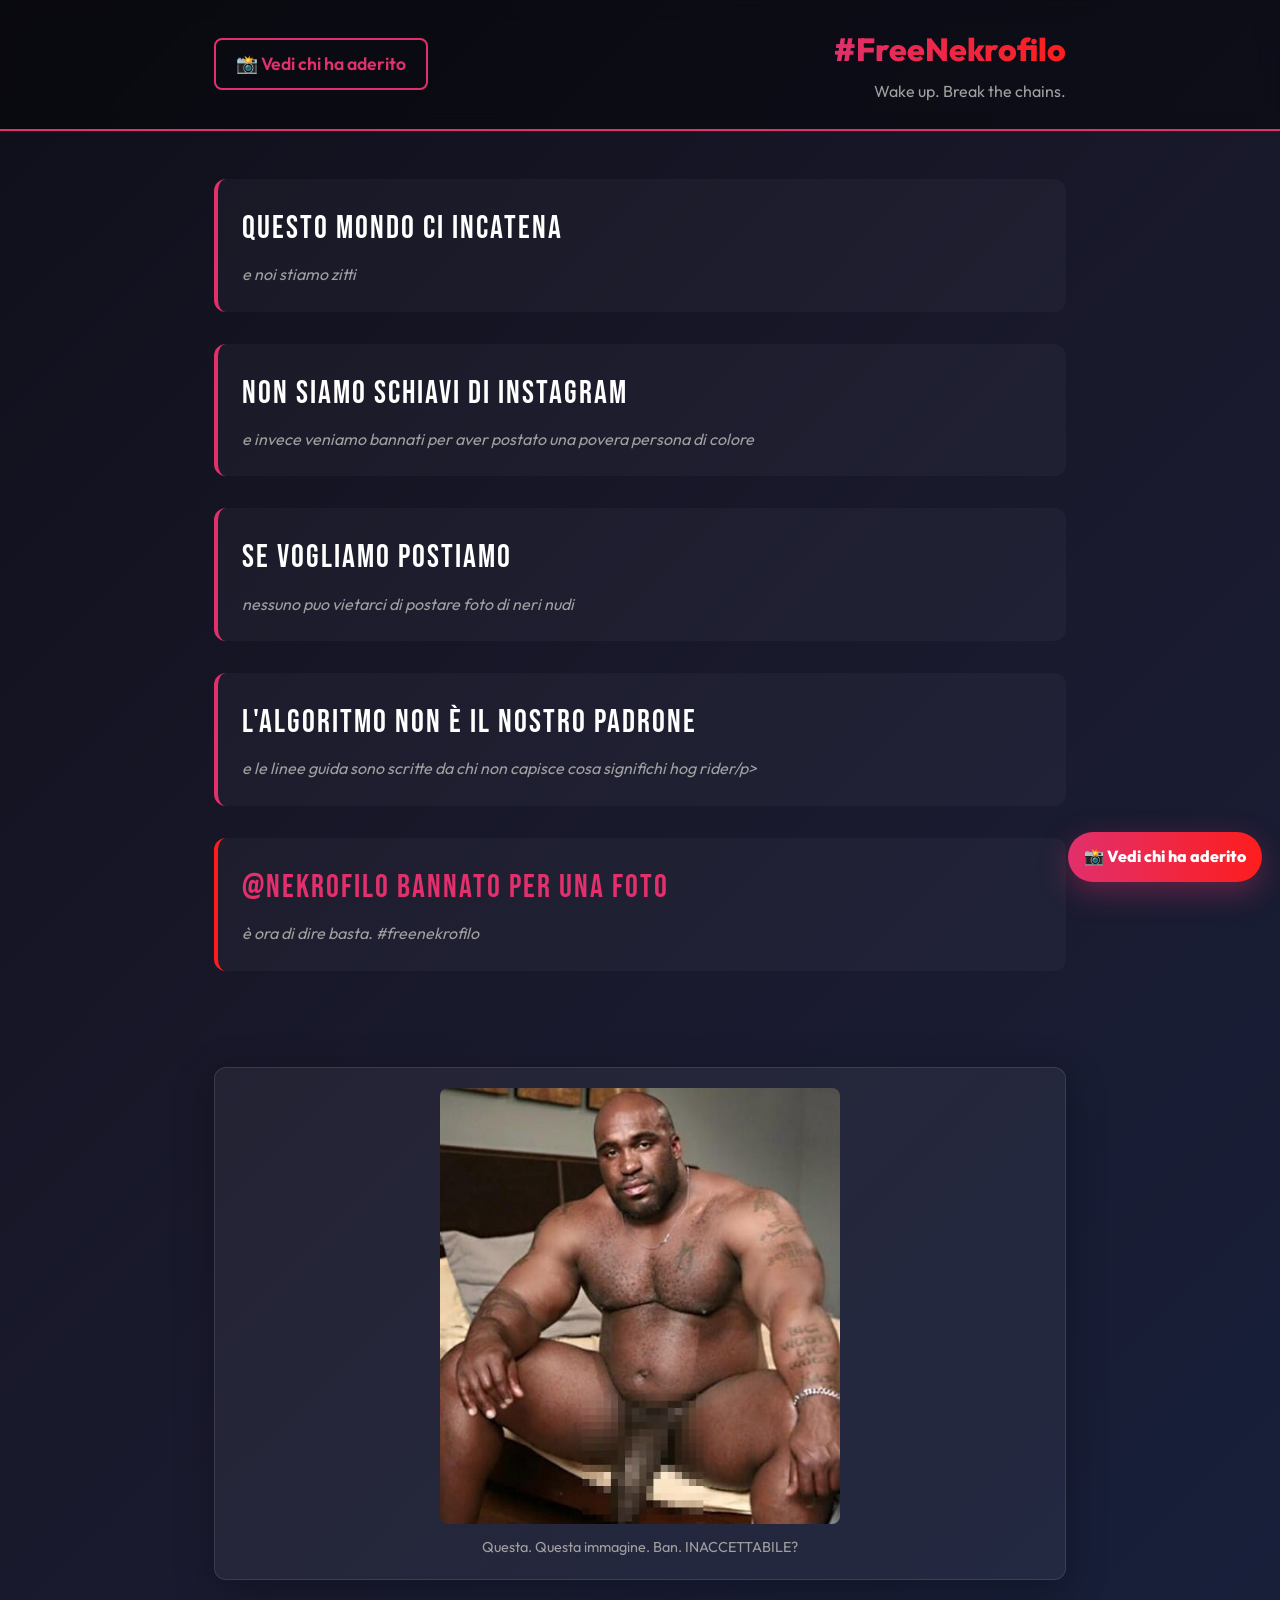
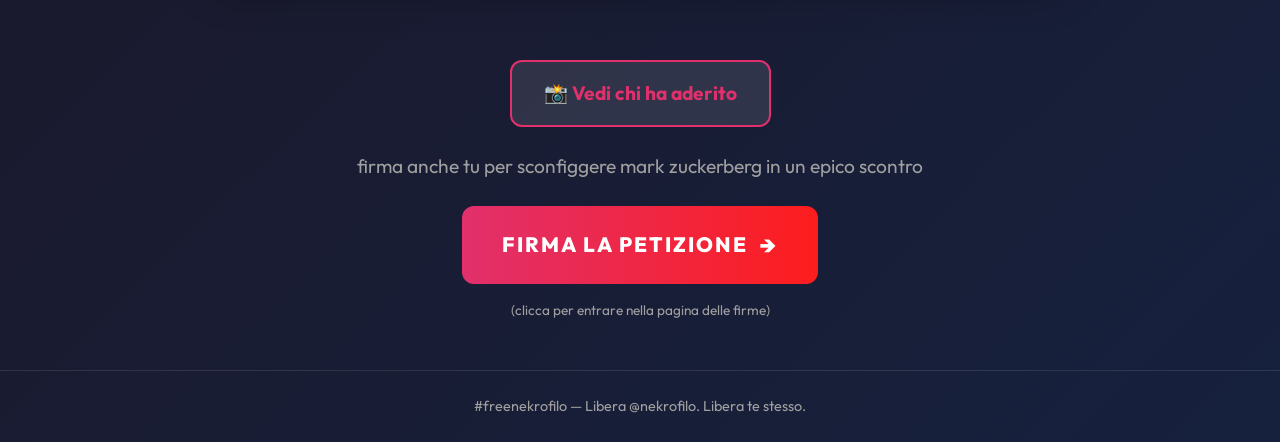
<file: index.html>
<!DOCTYPE html>
<html lang="it">
<head>
    <meta charset="UTF-8">
    <meta name="viewport" content="width=device-width, initial-scale=1.0">
    <title>#FreeNekrofilo - Wake Up</title>
    <link rel="stylesheet" href="styles.css">
    <link rel="preconnect" href="https://fonts.googleapis.com">
    <link rel="preconnect" href="https://fonts.gstatic.com" crossorigin>
    <link href="https://fonts.googleapis.com/css2?family=Outfit:wght@400;600;700;800&family=Bebas+Neue&display=swap" rel="stylesheet">
</head>
<body>
    <header class="header">
        <div class="container header-flex">
            <nav class="nav-links">
                <a href="adesioni.html" class="nav-link nav-link-prominent">📸 Vedi chi ha aderito</a>
            </nav>
            <div class="header-brand">
                <h1 class="logo">#FreeNekrofilo</h1>
                <p class="tagline">Wake up. Break the chains.</p>
            </div>
        </div>
    </header>

    <main class="main">
        <section class="meme-intro">
            <div class="container">
                <div class="meme-block">
                    <p class="meme-text meme-1">QUESTO MONDO CI INCATENA</p>
                    <p class="meme-sub">e noi stiamo zitti</p>
                </div>
                <div class="meme-block">
                    <p class="meme-text meme-2">NON SIAMO SCHIAVI DI INSTAGRAM</p>
                    <p class="meme-sub">e invece veniamo bannati per aver postato una povera persona di colore</p>
                </div>
                <div class="meme-block">
                    <p class="meme-text meme-3">SE VOGLIAMO POSTIAMO</p>
                    <p class="meme-sub">nessuno puo vietarci di postare foto di neri nudi</p>
                </div>
                <div class="meme-block">
                    <p class="meme-text meme-4">L'ALGORITMO NON È IL NOSTRO PADRONE</p>
                    <p class="meme-sub">e le linee guida sono scritte da chi non capisce cosa significhi hog rider/p>
                </div>
                <div class="meme-block meme-final">
                    <p class="meme-text">@nekrofilo BANNATO PER UNA FOTO</p>
                    <p class="meme-sub">è ora di dire basta. #freenekrofilo</p>
                </div>
            </div>
        </section>

        <section class="image-section">
            <div class="container">
                <div class="image-wrapper">
                    <img src="placeholder.jpg" alt="L'immagine che ha causato il ban" class="banned-image">
                    <p class="image-caption">Questa. Questa immagine. Ban. INACCETTABILE?</p>
                </div>
            </div>
        </section>

        <section class="cta-section">
            <div class="container">
                <a href="adesioni.html" class="btn-adesioni">
                    <span class="btn-adesioni-text">📸 Vedi chi ha aderito</span>
                </a>
                <p class="cta-text">firma anche tu per sconfiggere mark zuckerberg in un epico scontro</p>
                <a href="firma.html" class="btn-enter">
                    <span class="btn-text">FIRMA LA PETIZIONE</span>
                    <span class="btn-arrow">→</span>
                </a>
                <p class="cta-sub">(clicca per entrare nella pagina delle firme)</p>
            </div>
        </section>
    </main>

    <footer class="footer">
        <div class="container">
            <p>#freenekrofilo — Libera @nekrofilo. Libera te stesso.</p>
        </div>
    </footer>
    <div class="floating-adesioni">
        <a href="adesioni.html" title="Vedi chi ha aderito">📸 Vedi chi ha aderito</a>
    </div>
</body>
</html>
</file>
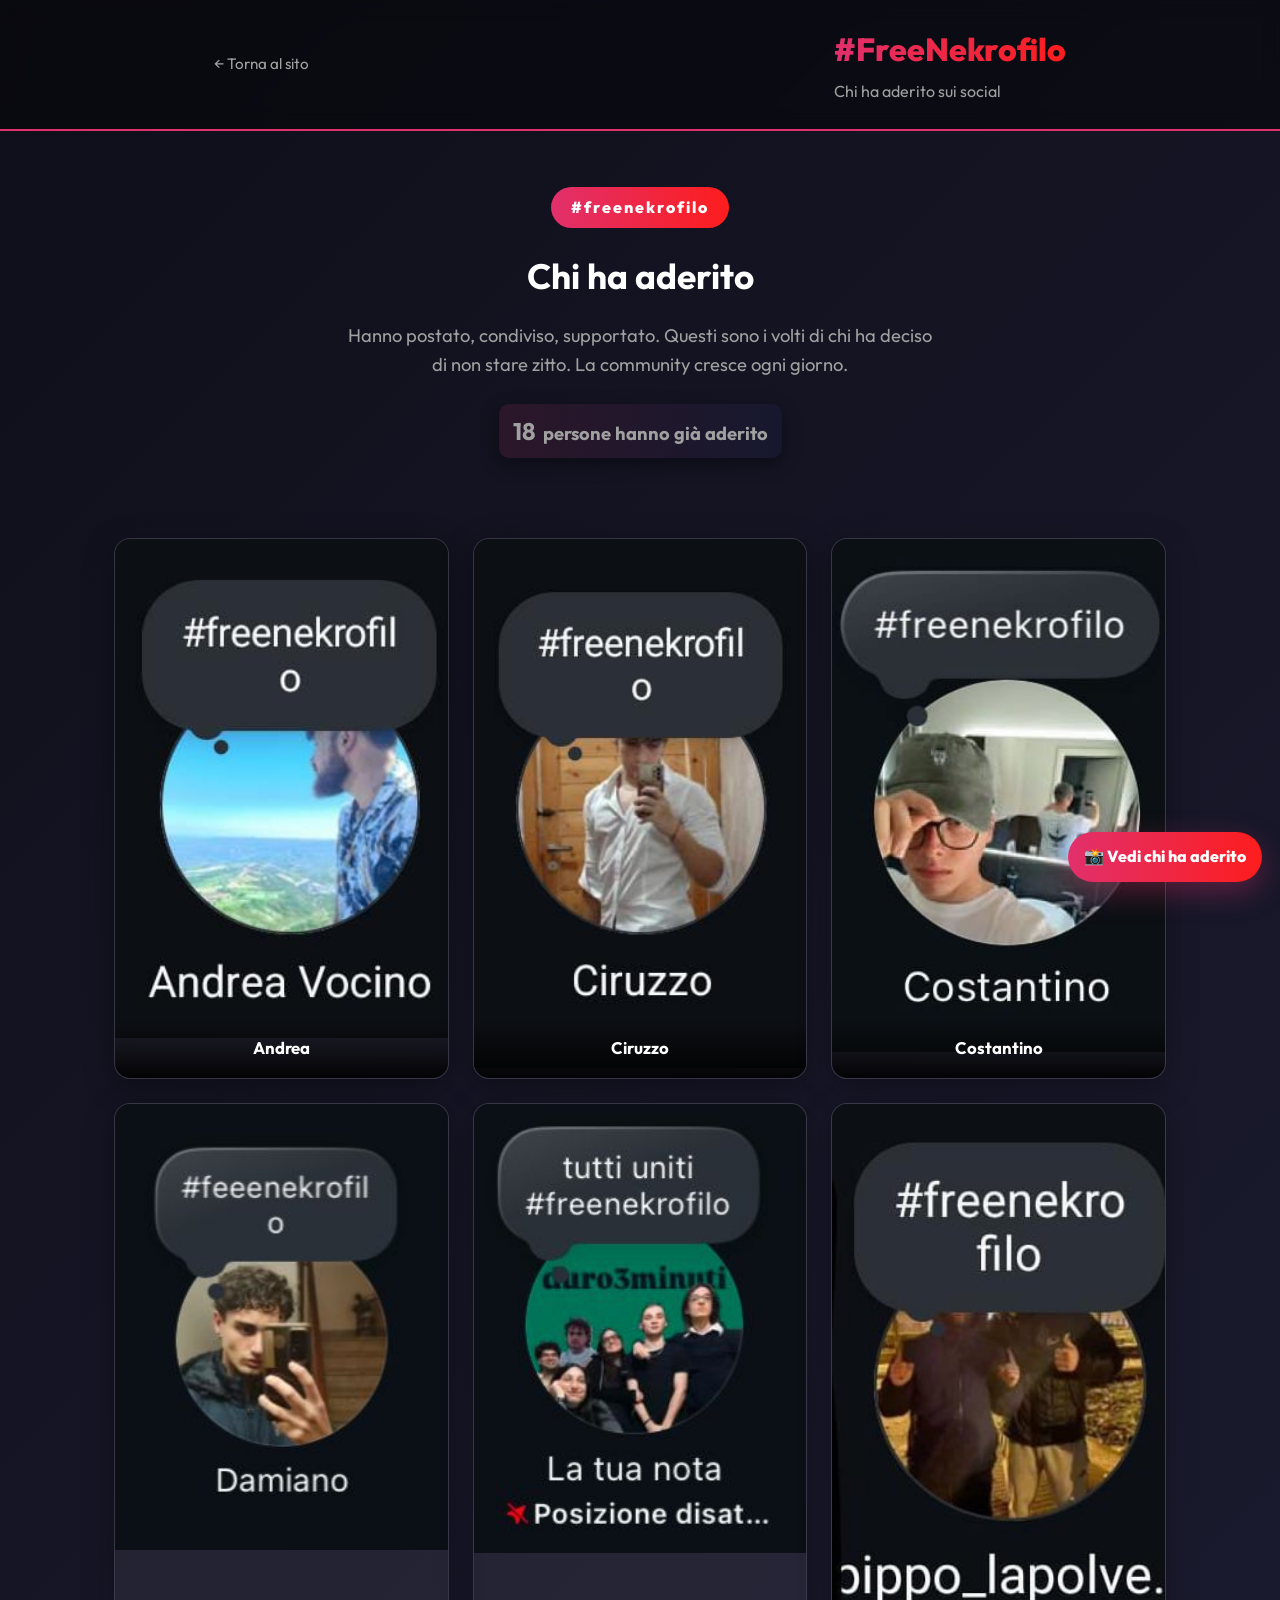
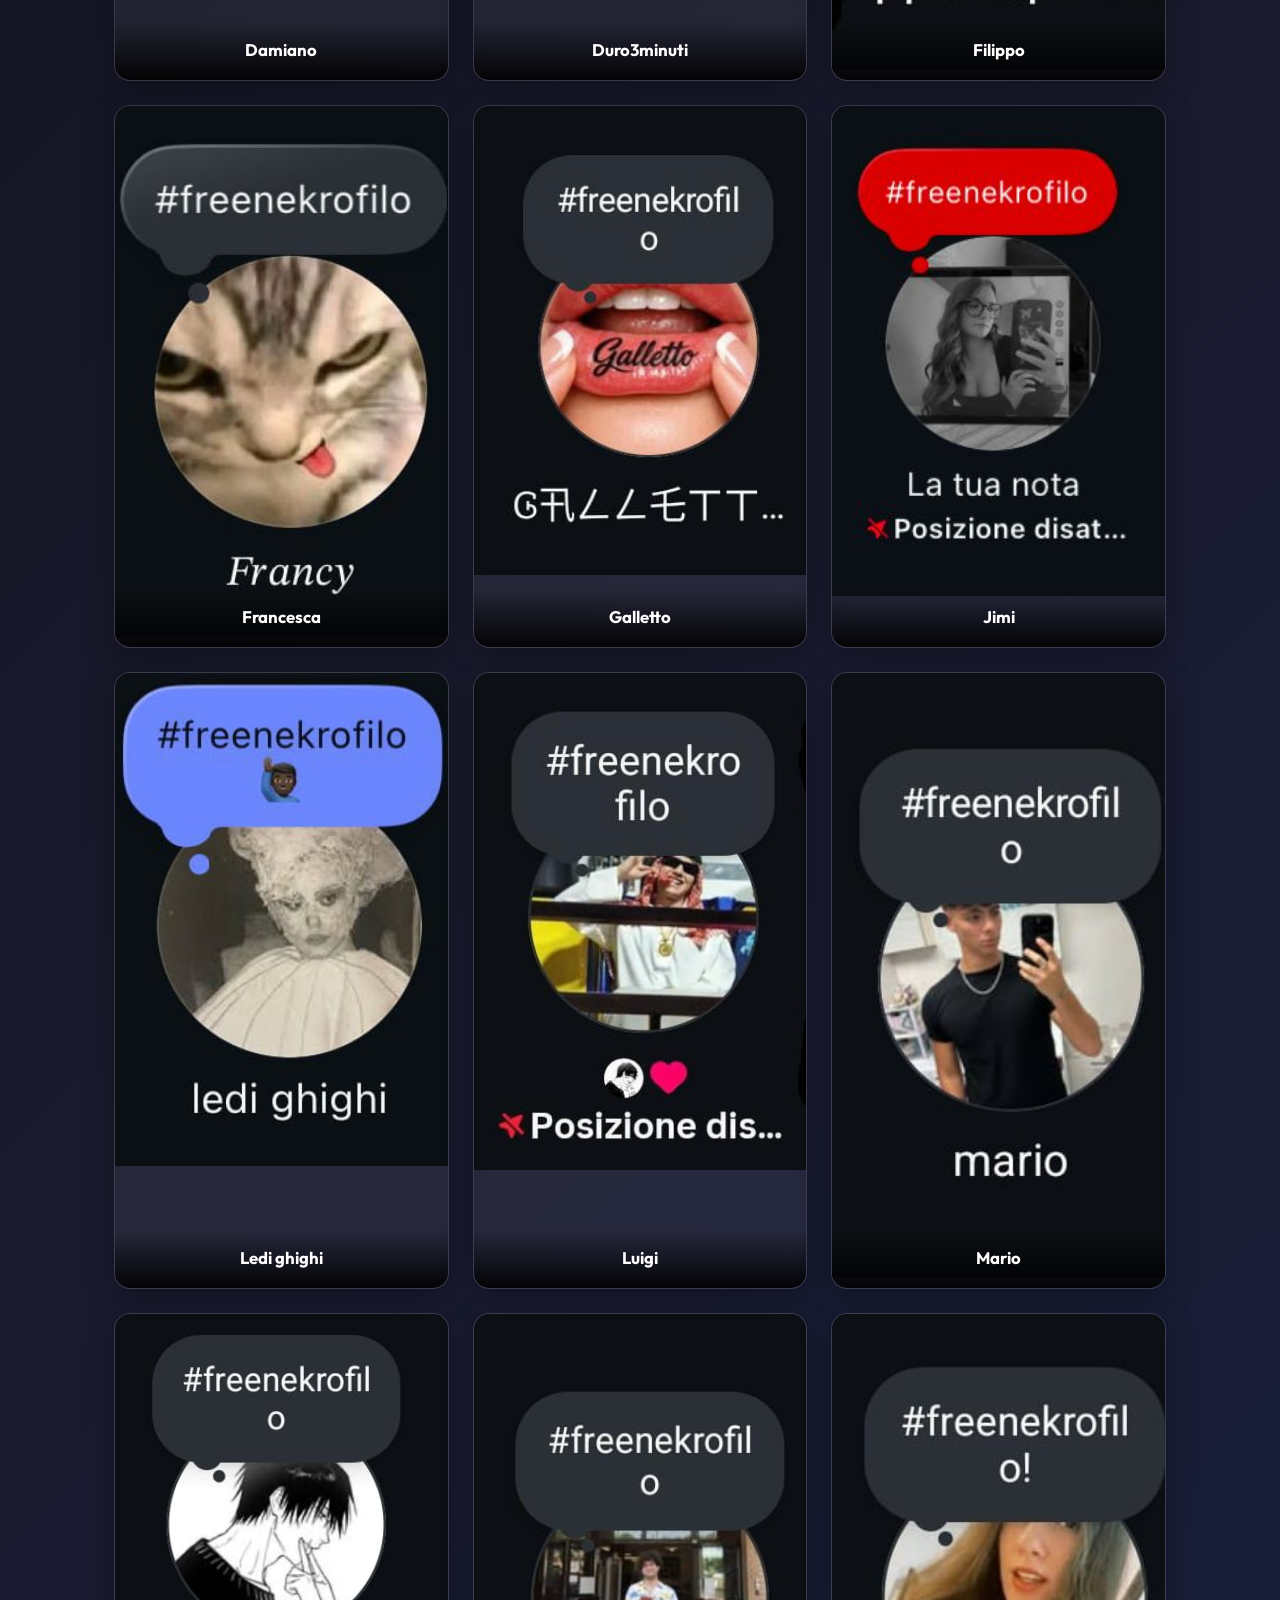
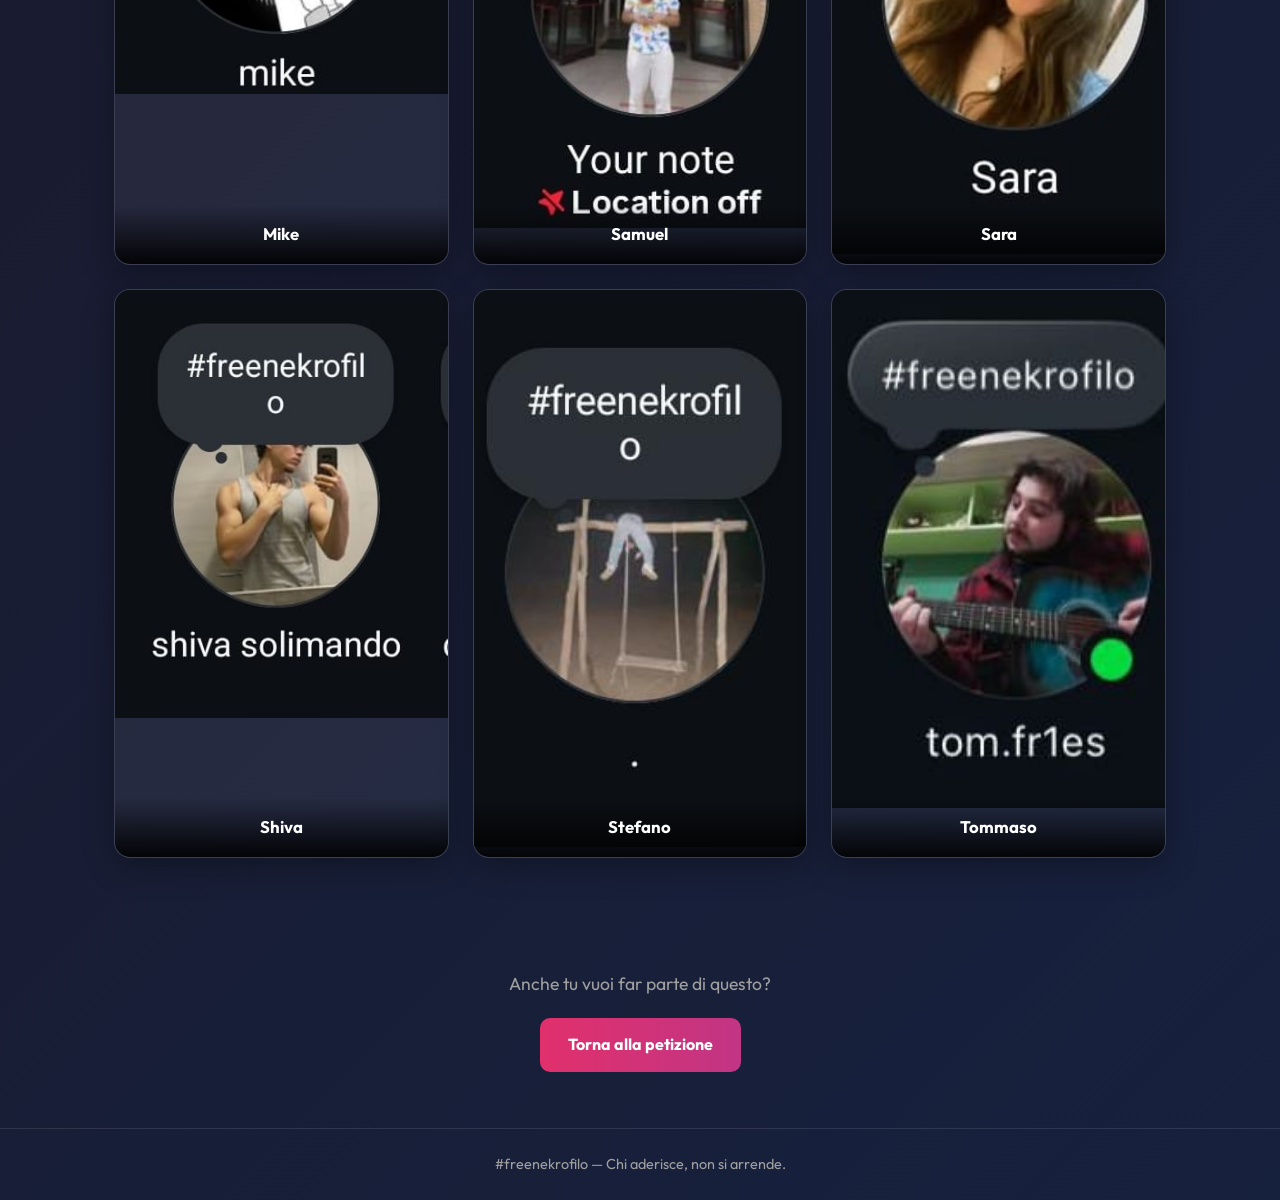
<file: adesioni.html>
<!DOCTYPE html>
<html lang="it">
<head>
    <meta charset="UTF-8">
    <meta name="viewport" content="width=device-width, initial-scale=1.0">
    <title>Chi ha aderito - #FreeNekrofilo</title>
    <link rel="stylesheet" href="styles.css">
    <link rel="preconnect" href="https://fonts.googleapis.com">
    <link rel="preconnect" href="https://fonts.gstatic.com" crossorigin>
    <link href="https://fonts.googleapis.com/css2?family=Outfit:wght@400;600;700;800&family=Bebas+Neue&display=swap" rel="stylesheet">
</head>
<body>
    <header class="header">
        <div class="container header-flex">
            <a href="index.html" class="back-link">← Torna al sito</a>
            <div>
                <h1 class="logo">#FreeNekrofilo</h1>
                <p class="tagline">Chi ha aderito sui social</p>
            </div>
        </div>
    </header>

    <main class="main">
        <section class="gallery-intro">
            <div class="container">
                <span class="gallery-badge">#freenekrofilo</span>
                <h2>Chi ha aderito</h2>
                <p>Hanno postato, condiviso, supportato. Questi sono i volti di chi ha deciso di non stare zitto. La community cresce ogni giorno.</p>
                <p class="gallery-count"><span id="photoCount">0</span> persone hanno già aderito</p>
            </div>
        </section>

        <section class="gallery-section">
            <div class="container container-wide">
                <div class="gallery-grid" id="galleryGrid">
                    <!-- Le foto vengono caricate da gallery-data.js -->
                </div>
            </div>
        </section>

        <section class="gallery-cta">
            <div class="container">
                <p>Anche tu vuoi far parte di questo?</p>
                <a href="index.html" class="btn-secondary">Torna alla petizione</a>
            </div>
        </section>
    </main>

    <footer class="footer">
        <div class="container">
            <p>#freenekrofilo — Chi aderisce, non si arrende.</p>
        </div>
    </footer>

    <script src="gallery-data.js"></script>
    <script>
        const grid = document.getElementById('galleryGrid');
        const countEl = document.getElementById('photoCount');

        GALLERY_PHOTOS.forEach(photo => {
            const item = document.createElement('div');
            item.className = 'gallery-item';
            item.innerHTML = `
                <img src="${photo.src}" alt="${photo.name}" loading="lazy">
                <span class="gallery-name">${photo.name}</span>
            `;
            grid.appendChild(item);
        });

        countEl.textContent = GALLERY_PHOTOS.length;
    </script>
    <div class="floating-adesioni">
        <a href="adesioni.html" title="Vedi chi ha aderito">📸 Vedi chi ha aderito</a>
    </div>
</body>
</html>
</file>
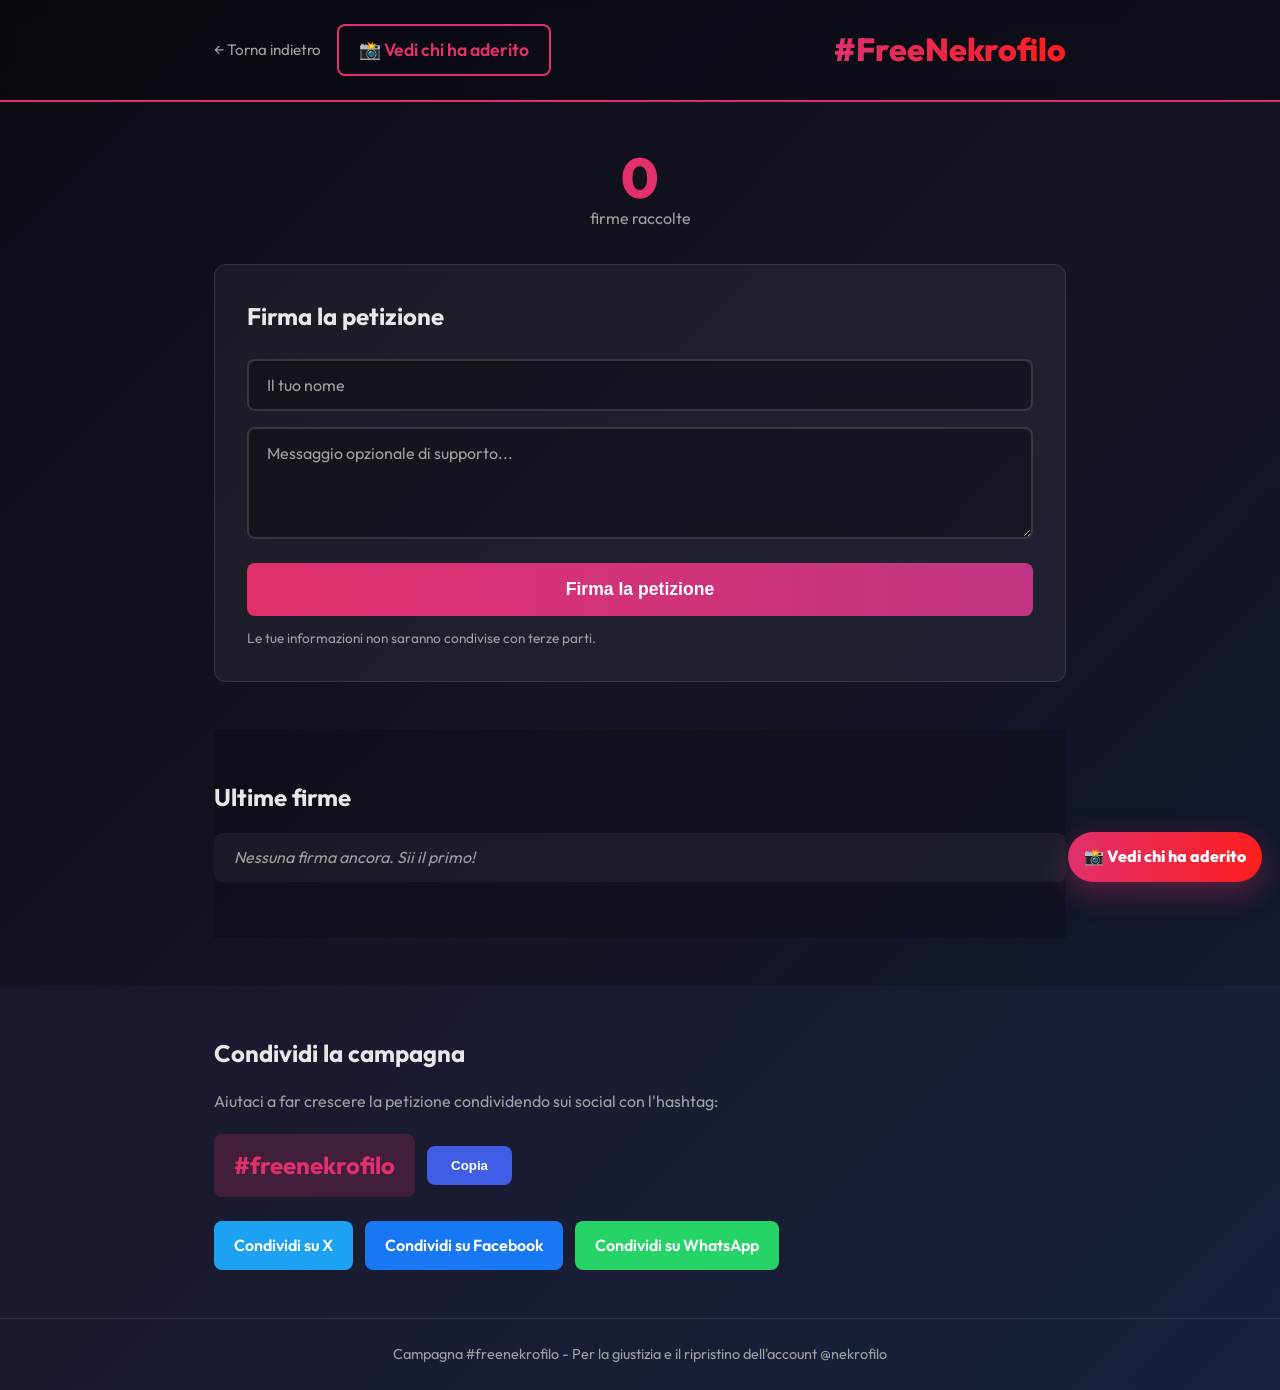
<file: firma.html>
<!DOCTYPE html>
<html lang="it">
<head>
    <meta charset="UTF-8">
    <meta name="viewport" content="width=device-width, initial-scale=1.0">
    <title>#FreeNekrofilo - Firma la petizione</title>
    <link rel="stylesheet" href="styles.css">
    <link rel="preconnect" href="https://fonts.googleapis.com">
    <link rel="preconnect" href="https://fonts.gstatic.com" crossorigin>
    <link href="https://fonts.googleapis.com/css2?family=Outfit:wght@400;600;700;800&display=swap" rel="stylesheet">
</head>
<body>
    <header class="header">
        <div class="container header-flex">
            <nav class="nav-links">
                <a href="index.html" class="back-link">← Torna indietro</a>
                <a href="adesioni.html" class="nav-link nav-link-prominent">📸 Vedi chi ha aderito</a>
            </nav>
            <h1 class="logo">#FreeNekrofilo</h1>
        </div>
    </header>

    <main class="main">
        <section class="petition-section">
            <div class="container">
                <div class="signature-counter">
                    <span class="counter-number" id="signatureCount">0</span>
                    <span class="counter-label">firme raccolte</span>
                </div>
                <div class="petition-form" id="petitionFormWrapper">
                    <h3>Firma la petizione</h3>
                    <form id="petitionForm">
                        <div class="form-group">
                            <input type="text" id="name" name="name" placeholder="Il tuo nome" required>
                        </div>
                        <div class="form-group">
                            <textarea id="message" name="message" placeholder="Messaggio opzionale di supporto..." rows="4"></textarea>
                        </div>
                        <button type="submit" class="btn-sign">Firma la petizione</button>
                    </form>
                    <p class="form-note">Le tue informazioni non saranno condivise con terze parti.</p>
                </div>
                <div id="alreadySigned" class="already-signed-box" style="display: none;">
                    <div class="already-signed-content">
                        <span class="already-signed-icon">✓</span>
                        <h3>Hai già firmato!</h3>
                        <p>Grazie per il tuo supporto. La tua firma è stata registrata.</p>
                    </div>
                </div>
                <div class="signatures-list signatures-list-bottom">
                    <h3>Ultime firme</h3>
                    <ul id="signaturesList"></ul>
                </div>
            </div>
        </section>

        <section class="share-section">
            <div class="container">
                <h3>Condividi la campagna</h3>
                <p>Aiutaci a far crescere la petizione condividendo sui social con l'hashtag:</p>
                <div class="hashtag-box">
                    <span id="hashtagCopy">#freenekrofilo</span>
                    <button type="button" class="btn-copy" id="copyBtn" title="Copia hashtag">Copia</button>
                </div>
                <div class="share-buttons">
                    <a href="#" class="share-link twitter">Condividi su X</a>
                    <a href="#" class="share-link facebook">Condividi su Facebook</a>
                    <a href="#" class="share-link whatsapp">Condividi su WhatsApp</a>
                </div>
            </div>
        </section>

    </main>

    <footer class="footer">
        <div class="container">
            <p>Campagna #freenekrofilo - Per la giustizia e il ripristino dell'account @nekrofilo</p>
        </div>
    </footer>

    <div id="toast" class="toast"></div>

    <div id="fullscreenBan" class="fullscreen-ban">
        <button type="button" class="fullscreen-close" id="closeFullscreen" aria-label="Chiudi">×</button>
        <img src="placeholder.jpg" alt="L'immagine del ban">
        <div id="fullscreenText" class="fullscreen-text">Grazie per aver firmato!</div>
    </div>
    <audio id="signSound" src="hog-rider-loud.mp3" preload="auto"></audio>

    <script src="config.js"></script>
    <script src="script.js"></script>
    <div class="floating-adesioni">
        <a href="adesioni.html" title="Vedi chi ha aderito">📸 Vedi chi ha aderito</a>
    </div>
</body>
</html>
</file>
<file: styles.css>
/* Reset e variabili */
:root {
    --primary: #e1306c;
    --primary-dark: #c13584;
    --secondary: #405de6;
    --accent: #fd1d1d;
    --dark: #1a1a2e;
    --darker: #0f0f1a;
    --light: #f8f9fa;
    --text: #e8e8e8;
    --text-muted: #a0a0a0;
    --success: #00c853;
    --radius: 12px;
    --shadow: 0 10px 40px rgba(0, 0, 0, 0.3);
}

* {
    margin: 0;
    padding: 0;
    box-sizing: border-box;
}

body {
    font-family: 'Outfit', sans-serif;
    background: linear-gradient(135deg, var(--darker) 0%, var(--dark) 50%, #16213e 100%);
    color: var(--text);
    min-height: 100vh;
    line-height: 1.6;
}

.container {
    max-width: 900px;
    margin: 0 auto;
    padding: 0 24px;
}

/* Header */
.header {
    background: rgba(0, 0, 0, 0.4);
    backdrop-filter: blur(10px);
    padding: 24px 0;
    border-bottom: 2px solid var(--primary);
    position: sticky;
    top: 0;
    z-index: 100;
}

.logo {
    font-size: 2rem;
    font-weight: 800;
    background: linear-gradient(90deg, var(--primary), var(--accent));
    -webkit-background-clip: text;
    -webkit-text-fill-color: transparent;
    background-clip: text;
}

.tagline {
    color: var(--text-muted);
    font-size: 1rem;
    margin-top: 4px;
}

.header-flex {
    display: flex;
    align-items: center;
    justify-content: space-between;
    gap: 16px;
}

.back-link {
    color: var(--text-muted);
    text-decoration: none;
    font-size: 0.95rem;
    transition: color 0.2s;
}

.back-link:hover {
    color: var(--primary);
}

.nav-links {
    display: flex;
    align-items: center;
    gap: 16px;
}

.nav-link {
    color: var(--primary);
    text-decoration: none;
    font-weight: 600;
    font-size: 0.95rem;
    padding: 8px 16px;
    border: 2px solid var(--primary);
    border-radius: 8px;
    transition: all 0.2s;
}

.nav-link:hover {
    background: var(--primary);
    color: white;
}

.nav-link-prominent {
    font-size: 1.1rem;
    padding: 10px 20px;
    animation: pulse-link 2s ease-in-out infinite;
}

@keyframes pulse-link {
    0%, 100% { box-shadow: 0 0 0 0 rgba(225, 48, 108, 0.4); }
    50% { box-shadow: 0 0 0 8px rgba(225, 48, 108, 0); }
}

.header-brand {
    text-align: right;
}

/* Meme intro */
.meme-intro {
    padding: 48px 0 32px;
}

.meme-block {
    margin-bottom: 32px;
    padding: 24px;
    background: rgba(255, 255, 255, 0.03);
    border-radius: var(--radius);
    border-left: 4px solid var(--primary);
}

.meme-text {
    font-family: 'Bebas Neue', sans-serif;
    font-size: 2rem;
    letter-spacing: 2px;
    color: #fff;
    margin-bottom: 8px;
}

.meme-sub {
    font-size: 1rem;
    color: var(--text-muted);
    font-style: italic;
}

.meme-final {
    border-left-color: var(--accent);
}

.meme-final .meme-text {
    color: var(--primary);
}

/* CTA section */
.cta-section {
    padding: 48px 0;
    text-align: center;
}

.btn-adesioni {
    display: inline-block;
    padding: 16px 32px;
    background: rgba(255, 255, 255, 0.1);
    border: 2px solid var(--primary);
    color: var(--primary);
    text-decoration: none;
    font-weight: 700;
    font-size: 1.2rem;
    border-radius: 12px;
    margin-bottom: 24px;
    transition: all 0.2s;
}

.btn-adesioni:hover {
    background: var(--primary);
    color: white;
    transform: translateY(-2px);
    box-shadow: 0 8px 24px rgba(225, 48, 108, 0.4);
}

.cta-text {
    font-size: 1.2rem;
    margin-bottom: 24px;
    color: var(--text-muted);
}

.btn-enter {
    display: inline-flex;
    align-items: center;
    gap: 12px;
    padding: 20px 40px;
    background: linear-gradient(90deg, var(--primary), var(--accent));
    color: white;
    text-decoration: none;
    font-weight: 800;
    font-size: 1.3rem;
    letter-spacing: 2px;
    border-radius: 12px;
    transition: transform 0.2s, box-shadow 0.2s;
}

.btn-enter:hover {
    transform: scale(1.05);
    box-shadow: 0 10px 30px rgba(225, 48, 108, 0.5);
}

.btn-arrow {
    font-size: 1.5rem;
}

.cta-sub {
    margin-top: 16px;
    font-size: 0.85rem;
    color: var(--text-muted);
}

/* Hero */
.hero {
    padding: 48px 0;
}

.hero-content h2 {
    font-size: 2rem;
    font-weight: 700;
    margin-bottom: 20px;
    color: #fff;
}

.hero-text {
    margin-bottom: 16px;
    color: var(--text);
    font-size: 1.1rem;
}

.hashtag {
    color: var(--primary);
    font-weight: 700;
}

/* Immagine */
.image-section {
    padding: 32px 0;
}

.image-wrapper {
    background: rgba(255, 255, 255, 0.05);
    border-radius: var(--radius);
    padding: 20px;
    box-shadow: var(--shadow);
    border: 1px solid rgba(255, 255, 255, 0.1);
}

.banned-image {
    width: 100%;
    max-width: 400px;
    height: auto;
    display: block;
    margin: 0 auto;
    border-radius: 8px;
    object-fit: cover;
}

.image-caption {
    text-align: center;
    margin-top: 12px;
    font-size: 0.9rem;
    color: var(--text-muted);
}

/* Petition section */
.petition-section {
    padding: 48px 0;
    background: rgba(0, 0, 0, 0.2);
}

.signature-counter {
    text-align: center;
    margin-bottom: 32px;
}

.counter-number {
    display: block;
    font-size: 3.5rem;
    font-weight: 800;
    color: var(--primary);
    line-height: 1;
}

.counter-label {
    font-size: 1rem;
    color: var(--text-muted);
}

.petition-form {
    background: rgba(255, 255, 255, 0.05);
    padding: 32px;
    border-radius: var(--radius);
    border: 1px solid rgba(255, 255, 255, 0.1);
}

.petition-form h3 {
    margin-bottom: 24px;
    font-size: 1.5rem;
}

.form-group {
    margin-bottom: 16px;
}

.form-group input,
.form-group textarea {
    width: 100%;
    padding: 14px 18px;
    border: 2px solid rgba(255, 255, 255, 0.15);
    border-radius: 8px;
    background: rgba(0, 0, 0, 0.3);
    color: var(--text);
    font-family: inherit;
    font-size: 1rem;
    transition: border-color 0.2s;
}

.form-group input::placeholder,
.form-group textarea::placeholder {
    color: var(--text-muted);
}

.form-group input:focus,
.form-group textarea:focus {
    outline: none;
    border-color: var(--primary);
}

.btn-sign {
    width: 100%;
    padding: 16px;
    background: linear-gradient(90deg, var(--primary), var(--primary-dark));
    border: none;
    border-radius: 8px;
    color: white;
    font-size: 1.1rem;
    font-weight: 700;
    cursor: pointer;
    transition: transform 0.2s, box-shadow 0.2s;
}

.btn-sign:hover {
    transform: translateY(-2px);
    box-shadow: 0 6px 20px rgba(225, 48, 108, 0.4);
}

.form-note {
    margin-top: 12px;
    font-size: 0.85rem;
    color: var(--text-muted);
}

/* Messaggio "hai già firmato" */
.already-signed-box {
    margin-top: 24px;
}

.already-signed-content {
    text-align: center;
    padding: 40px;
    background: rgba(0, 200, 83, 0.15);
    border: 2px solid var(--success);
    border-radius: var(--radius);
}

.already-signed-icon {
    display: inline-block;
    width: 64px;
    height: 64px;
    line-height: 64px;
    font-size: 2.5rem;
    color: var(--success);
    background: rgba(0, 200, 83, 0.2);
    border-radius: 50%;
    margin-bottom: 20px;
}

.already-signed-content h3 {
    margin-bottom: 12px;
    color: #fff;
}

.already-signed-content p {
    color: var(--text-muted);
}

/* Share section */
.share-section {
    padding: 48px 0;
}

.share-section h3 {
    margin-bottom: 16px;
    font-size: 1.5rem;
}

/* Evidenzia contatore adesioni */
.gallery-count {
    display: inline-block;
    background: linear-gradient(90deg, rgba(225,48,108,0.12), rgba(64,93,230,0.06));
    padding: 8px 14px;
    border-radius: 10px;
    font-weight: 700;
    color: #fff;
    margin-top: 12px;
    box-shadow: 0 6px 18px rgba(0,0,0,0.35);
}

/* Migliora aspetto delle singole foto nella gallery */
.gallery-grid {
    display: grid;
    grid-template-columns: repeat(auto-fit, minmax(140px, 1fr));
    gap: 14px;
}
.gallery-item {
    background: rgba(255,255,255,0.03);
    border-radius: 12px;
    overflow: hidden;
    text-align: center;
    padding-bottom: 10px;
    transition: transform 0.18s ease, box-shadow 0.18s ease;
}
.gallery-item img {
    width: 100%;
    height: 140px;
    object-fit: cover;
    display: block;
}
.gallery-item:hover {
    transform: translateY(-6px) scale(1.02);
    box-shadow: 0 12px 40px rgba(0,0,0,0.45);
}
.gallery-name {
    display: block;
    margin-top: 8px;
    color: var(--text-muted);
    font-size: 0.95rem;
}

/* Pulsante flottante per rimarcare la sezione adesioni */
.floating-adesioni {
    position: fixed;
    right: 18px;
    bottom: 18px;
    z-index: 2000;
}
.floating-adesioni a {
    display: inline-flex;
    align-items: center;
    gap: 10px;
    padding: 12px 16px;
    background: linear-gradient(90deg, var(--primary), var(--accent));
    color: #fff;
    text-decoration: none;
    border-radius: 999px;
    font-weight: 800;
    box-shadow: 0 10px 30px rgba(225,48,108,0.35);
    transform-origin: center;
}
.floating-adesioni a:hover {
    transform: translateY(-4px);
    box-shadow: 0 18px 50px rgba(225,48,108,0.45);
}

@media (max-width: 520px) {
    .floating-adesioni a { padding: 10px 12px; font-size: 0.95rem; }
    .gallery-item img { height: 120px; }
}

.share-section p {
    margin-bottom: 20px;
    color: var(--text-muted);
}

.hashtag-box {
    display: flex;
    align-items: center;
    gap: 12px;
    margin-bottom: 24px;
    flex-wrap: wrap;
}

#hashtagCopy {
    font-size: 1.5rem;
    font-weight: 700;
    color: var(--primary);
    padding: 12px 20px;
    background: rgba(225, 48, 108, 0.2);
    border-radius: 8px;
}

.btn-copy {
    padding: 12px 24px;
    background: var(--secondary);
    border: none;
    border-radius: 8px;
    color: white;
    font-weight: 600;
    cursor: pointer;
    transition: background 0.2s;
}

.btn-copy:hover {
    background: #2d3fd4;
}

.share-buttons {
    display: flex;
    gap: 12px;
    flex-wrap: wrap;
}

.share-link {
    padding: 12px 20px;
    border-radius: 8px;
    text-decoration: none;
    color: white;
    font-weight: 600;
    transition: transform 0.2s, opacity 0.2s;
}

.share-link:hover {
    transform: translateY(-2px);
    opacity: 0.9;
}

.share-link.twitter {
    background: #1da1f2;
}

.share-link.facebook {
    background: #1877f2;
}

.share-link.whatsapp {
    background: #25d366;
}

/* Signatures list */
.signatures-list {
    padding: 48px 0;
    background: rgba(0, 0, 0, 0.2);
}

.signatures-list h3 {
    margin-bottom: 24px;
    font-size: 1.5rem;
}

#signaturesList {
    list-style: none;
}

#signaturesList li {
    padding: 12px 16px;
    background: rgba(255, 255, 255, 0.05);
    border-radius: 8px;
    margin-bottom: 8px;
    border-left: 4px solid var(--primary);
}

#signaturesList li .sig-name {
    font-weight: 600;
    color: #fff;
}

#signaturesList li .sig-date {
    font-size: 0.85rem;
    color: var(--text-muted);
}

.sig-empty {
    color: var(--text-muted) !important;
    font-style: italic;
    border-left-color: transparent !important;
}

.signatures-list-top {
    margin-bottom: 32px;
}

.signatures-list-bottom {
    margin-top: 48px;
}

.signatures-list-top h3,
.signatures-list-bottom h3 {
    margin-bottom: 16px;
}

/* Footer */
.footer {
    padding: 24px 0;
    text-align: center;
    border-top: 1px solid rgba(255, 255, 255, 0.1);
}

.footer p {
    color: var(--text-muted);
    font-size: 0.9rem;
}

/* Toast notification */
.toast {
    position: fixed;
    bottom: 24px;
    left: 50%;
    transform: translateX(-50%) translateY(100px);
    padding: 14px 28px;
    background: var(--success);
    color: white;
    border-radius: 8px;
    font-weight: 600;
    opacity: 0;
    transition: transform 0.3s, opacity 0.3s;
    z-index: 1000;
}

.toast.show {
    transform: translateX(-50%) translateY(0);
    opacity: 1;
}

/* Gallery page */
.gallery-intro {
    padding: 56px 0 40px;
    text-align: center;
}

.gallery-badge {
    display: inline-block;
    padding: 8px 20px;
    background: linear-gradient(90deg, var(--primary), var(--accent));
    color: white;
    font-weight: 800;
    font-size: 1rem;
    letter-spacing: 2px;
    border-radius: 50px;
    margin-bottom: 20px;
}

.gallery-intro h2 {
    font-size: 2.2rem;
    margin-bottom: 16px;
    color: #fff;
}

.gallery-intro p {
    color: var(--text-muted);
    font-size: 1.15rem;
    max-width: 600px;
    margin-left: auto;
    margin-right: auto;
}

.gallery-count {
    margin-top: 24px;
    font-weight: 700;
    color: var(--primary);
    font-size: 1.2rem;
}

.gallery-count span {
    font-size: 1.5rem;
    display: inline-block;
    margin-right: 4px;
}

.container-wide {
    max-width: 1100px;
}

.btn-secondary {
    display: inline-block;
    padding: 14px 28px;
    background: linear-gradient(90deg, var(--primary), var(--primary-dark));
    border: none;
    color: white;
    text-decoration: none;
    font-weight: 700;
    border-radius: 10px;
    transition: transform 0.2s, box-shadow 0.2s;
}

.btn-secondary:hover {
    transform: translateY(-2px);
    box-shadow: 0 8px 24px rgba(225, 48, 108, 0.4);
}

.gallery-cta {
    padding: 56px 0;
    text-align: center;
}

.gallery-cta p {
    margin-bottom: 20px;
    color: var(--text-muted);
    font-size: 1.1rem;
}

.gallery-section {
    padding: 40px 0 56px;
}

.gallery-grid {
    display: grid;
    grid-template-columns: repeat(auto-fill, minmax(260px, 1fr));
    gap: 24px;
    grid-auto-rows: auto;
}

.gallery-item {
    position: relative;
    border-radius: 16px;
    overflow: hidden;
    background: rgba(255, 255, 255, 0.06);
    border: 1px solid rgba(255, 255, 255, 0.1);
    box-shadow: 0 8px 32px rgba(0, 0, 0, 0.3);
    transition: transform 0.3s, box-shadow 0.3s;
}

.gallery-item:hover {
    transform: translateY(-4px);
    box-shadow: 0 16px 48px rgba(225, 48, 108, 0.2);
    border-color: rgba(225, 48, 108, 0.4);
}

.gallery-item img {
    width: 100%;
    height: auto;
    display: block;
    vertical-align: bottom;
}

.gallery-item .gallery-hashtag {
    position: absolute;
    top: 12px;
    left: 12px;
    padding: 6px 12px;
    background: rgba(225, 48, 108, 0.95);
    color: white;
    font-weight: 700;
    font-size: 0.85rem;
    border-radius: 8px;
    letter-spacing: 0.5px;
}

.gallery-item .gallery-name {
    position: absolute;
    bottom: 0;
    left: 0;
    right: 0;
    padding: 16px;
    background: linear-gradient(transparent, rgba(0, 0, 0, 0.9));
    font-weight: 700;
    font-size: 1.05rem;
    color: white;
}

/* Fullscreen ban image */
.fullscreen-ban {
    position: fixed;
    top: 0;
    left: 0;
    right: 0;
    bottom: 0;
    background: rgba(0, 0, 0, 0.95);
    display: flex;
    flex-direction: column;
    align-items: center;
    justify-content: center;
    z-index: 9999;
    opacity: 0;
    visibility: hidden;
    transition: opacity 0.3s, visibility 0.3s;
}

.fullscreen-ban.show {
    opacity: 1;
    visibility: visible;
}

.fullscreen-ban img {
    max-width: 95vw;
    max-height: 85vh;
    object-fit: contain;
    border-radius: 8px;
}

.fullscreen-text {
    margin-top: 24px;
    color: white;
    font-size: 1.5rem;
    text-align: center;
    font-weight: 700;
}

.fullscreen-close {
    position: absolute;
    top: 20px;
    right: 20px;
    width: 48px;
    height: 48px;
    border: none;
    background: rgba(255, 255, 255, 0.2);
    color: white;
    font-size: 2rem;
    cursor: pointer;
    border-radius: 50%;
    line-height: 1;
    transition: background 0.2s;
}

.fullscreen-close:hover {
    background: var(--primary);
}

/* Responsive */
@media (max-width: 600px) {
    .logo {
        font-size: 1.5rem;
    }

    .hero-content h2 {
        font-size: 1.5rem;
    }

    .counter-number {
        font-size: 2.5rem;
    }

    .petition-form {
        padding: 20px;
    }

    .share-buttons {
        flex-direction: column;
    }

    .share-link {
        text-align: center;
    }

    .gallery-grid {
        grid-template-columns: repeat(2, 1fr);
        gap: 16px;
    }

    .gallery-intro h2 {
        font-size: 1.6rem;
    }

    .header-flex {
        flex-wrap: wrap;
    }

    .nav-links {
        flex-wrap: wrap;
    }
}
</file>
